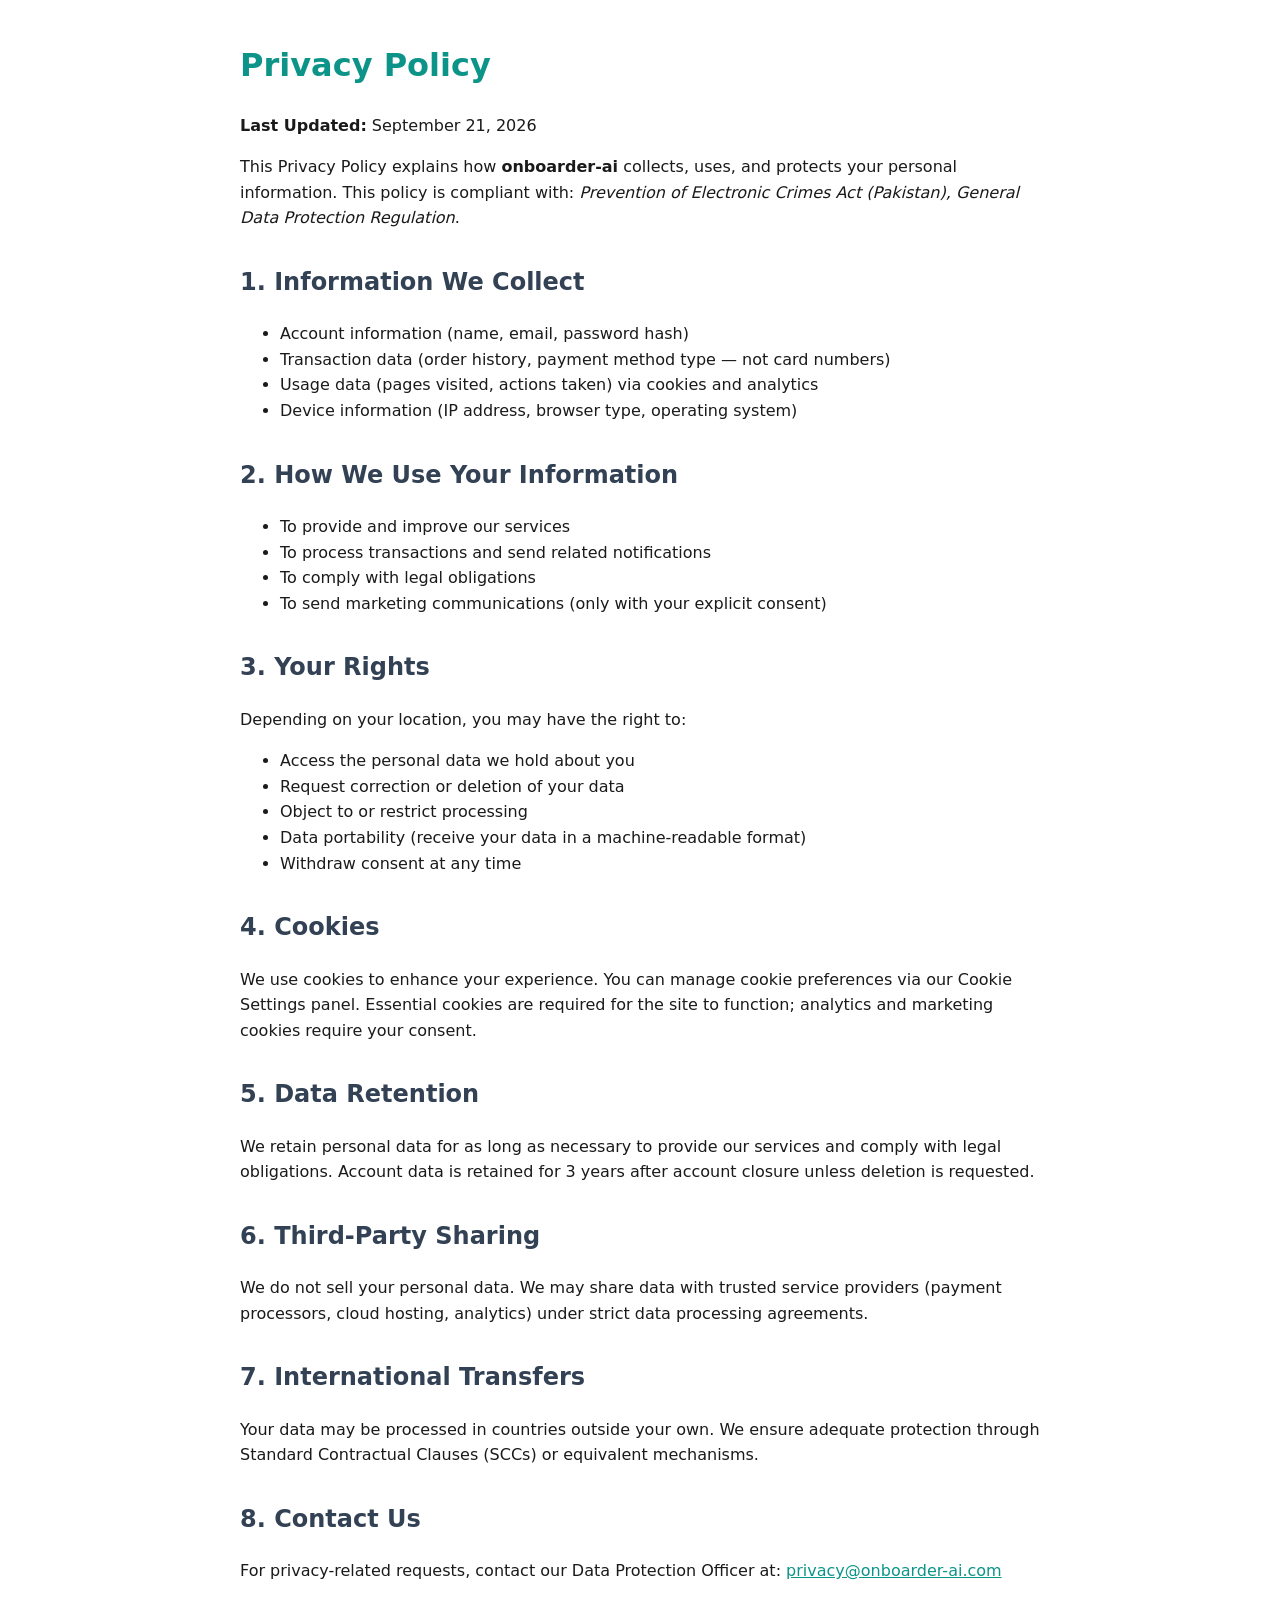
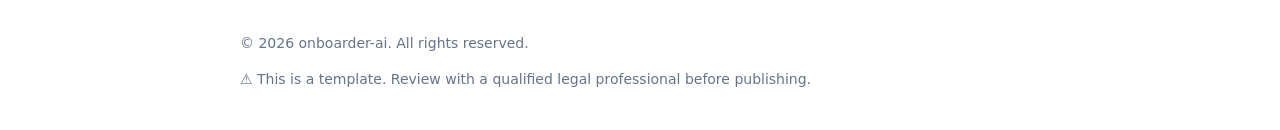
<file: privacy-policy.html>
<!doctype html>
<html lang="en">
  <head>
    <meta charset="UTF-8" />
    <meta name="viewport" content="width=device-width, initial-scale=1.0" />
    <title>Privacy Policy — onboarder-ai</title>
    <style>
      body {
        font-family: system-ui, sans-serif;
        max-width: 800px;
        margin: 40px auto;
        padding: 0 20px;
        line-height: 1.6;
        color: #1a1a1a;
      }
      h1 {
        color: #0d9488;
      }
      h2 {
        color: #334155;
        margin-top: 2rem;
      }
      a {
        color: #0d9488;
      }
      footer {
        margin-top: 3rem;
        color: #64748b;
        font-size: 0.875rem;
      }
    </style>
  </head>
  <body>
    <h1>Privacy Policy</h1>
    <p><strong>Last Updated:</strong> September 21, 2026</p>
    <p>
      This Privacy Policy explains how <strong>onboarder-ai</strong> collects, uses, and protects
      your personal information. This policy is compliant with:
      <em>Prevention of Electronic Crimes Act (Pakistan), General Data Protection Regulation</em>.
    </p>

    <h2>1. Information We Collect</h2>
    <ul>
      <li>Account information (name, email, password hash)</li>
      <li>Transaction data (order history, payment method type — not card numbers)</li>
      <li>Usage data (pages visited, actions taken) via cookies and analytics</li>
      <li>Device information (IP address, browser type, operating system)</li>
    </ul>

    <h2>2. How We Use Your Information</h2>
    <ul>
      <li>To provide and improve our services</li>
      <li>To process transactions and send related notifications</li>
      <li>To comply with legal obligations</li>
      <li>To send marketing communications (only with your explicit consent)</li>
    </ul>

    <h2>3. Your Rights</h2>
    <p>Depending on your location, you may have the right to:</p>
    <ul>
      <li>Access the personal data we hold about you</li>
      <li>Request correction or deletion of your data</li>
      <li>Object to or restrict processing</li>
      <li>Data portability (receive your data in a machine-readable format)</li>
      <li>Withdraw consent at any time</li>
    </ul>

    <h2>4. Cookies</h2>
    <p>
      We use cookies to enhance your experience. You can manage cookie preferences via our Cookie
      Settings panel. Essential cookies are required for the site to function; analytics and
      marketing cookies require your consent.
    </p>

    <h2>5. Data Retention</h2>
    <p>
      We retain personal data for as long as necessary to provide our services and comply with legal
      obligations. Account data is retained for 3 years after account closure unless deletion is
      requested.
    </p>

    <h2>6. Third-Party Sharing</h2>
    <p>
      We do not sell your personal data. We may share data with trusted service providers (payment
      processors, cloud hosting, analytics) under strict data processing agreements.
    </p>

    <h2>7. International Transfers</h2>
    <p>
      Your data may be processed in countries outside your own. We ensure adequate protection
      through Standard Contractual Clauses (SCCs) or equivalent mechanisms.
    </p>

    <h2>8. Contact Us</h2>
    <p>
      For privacy-related requests, contact our Data Protection Officer at:
      <a href="mailto:privacy@onboarder-ai.com"> privacy@onboarder-ai.com </a>
    </p>

    <footer>
      <p>© 2026 onboarder-ai. All rights reserved.</p>
      <p>⚠️ This is a template. Review with a qualified legal professional before publishing.</p>
    </footer>
  </body>
</html>
</file>
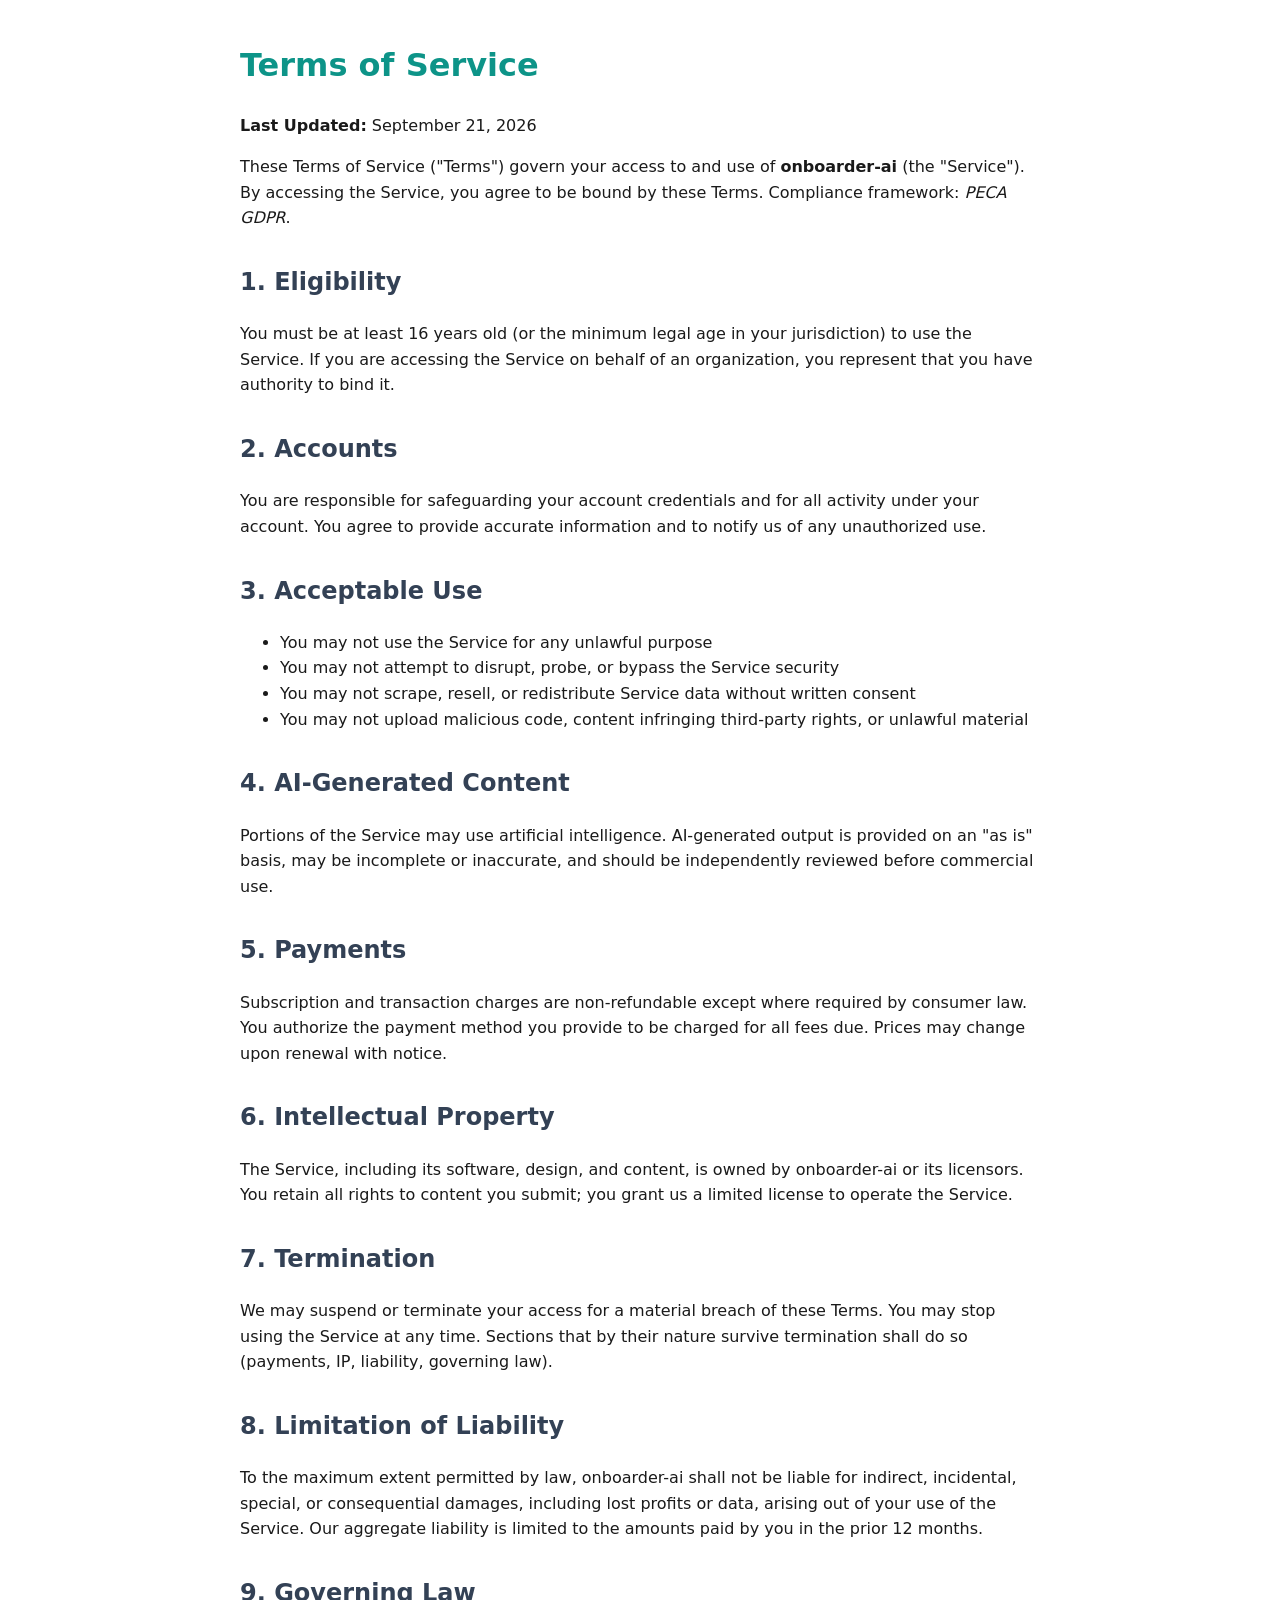
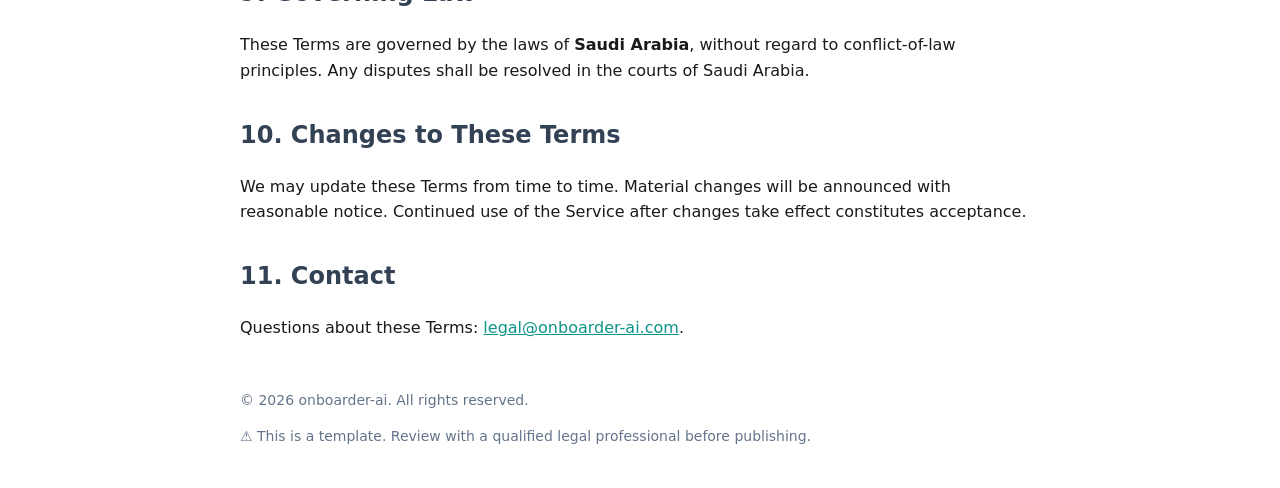
<file: terms-of-service.html>
<!doctype html>
<html lang="en">
  <head>
    <meta charset="UTF-8" />
    <meta name="viewport" content="width=device-width, initial-scale=1.0" />
    <title>Terms of Service — onboarder-ai</title>
    <style>
      body {
        font-family: system-ui, sans-serif;
        max-width: 800px;
        margin: 40px auto;
        padding: 0 20px;
        line-height: 1.6;
        color: #1a1a1a;
      }
      h1 {
        color: #0d9488;
      }
      h2 {
        color: #334155;
        margin-top: 2rem;
      }
      a {
        color: #0d9488;
      }
      footer {
        margin-top: 3rem;
        color: #64748b;
        font-size: 0.875rem;
      }
    </style>
  </head>
  <body>
    <h1>Terms of Service</h1>
    <p><strong>Last Updated:</strong> September 21, 2026</p>
    <p>
      These Terms of Service ("Terms") govern your access to and use of
      <strong>onboarder-ai</strong> (the "Service"). By accessing the Service, you agree to be bound
      by these Terms. Compliance framework: <em>PECA GDPR</em>.
    </p>

    <h2>1. Eligibility</h2>
    <p>
      You must be at least 16 years old (or the minimum legal age in your jurisdiction) to use the
      Service. If you are accessing the Service on behalf of an organization, you represent that you
      have authority to bind it.
    </p>

    <h2>2. Accounts</h2>
    <p>
      You are responsible for safeguarding your account credentials and for all activity under your
      account. You agree to provide accurate information and to notify us of any unauthorized use.
    </p>

    <h2>3. Acceptable Use</h2>
    <ul>
      <li>You may not use the Service for any unlawful purpose</li>
      <li>You may not attempt to disrupt, probe, or bypass the Service security</li>
      <li>You may not scrape, resell, or redistribute Service data without written consent</li>
      <li>
        You may not upload malicious code, content infringing third-party rights, or unlawful
        material
      </li>
    </ul>

    <h2>4. AI-Generated Content</h2>
    <p>
      Portions of the Service may use artificial intelligence. AI-generated output is provided on an
      "as is" basis, may be incomplete or inaccurate, and should be independently reviewed before
      commercial use.
    </p>

    <h2>5. Payments</h2>
    <p>
      Subscription and transaction charges are non-refundable except where required by consumer law.
      You authorize the payment method you provide to be charged for all fees due. Prices may change
      upon renewal with notice.
    </p>

    <h2>6. Intellectual Property</h2>
    <p>
      The Service, including its software, design, and content, is owned by onboarder-ai or its
      licensors. You retain all rights to content you submit; you grant us a limited license to
      operate the Service.
    </p>

    <h2>7. Termination</h2>
    <p>
      We may suspend or terminate your access for a material breach of these Terms. You may stop
      using the Service at any time. Sections that by their nature survive termination shall do so
      (payments, IP, liability, governing law).
    </p>

    <h2>8. Limitation of Liability</h2>
    <p>
      To the maximum extent permitted by law, onboarder-ai shall not be liable for indirect,
      incidental, special, or consequential damages, including lost profits or data, arising out of
      your use of the Service. Our aggregate liability is limited to the amounts paid by you in the
      prior 12 months.
    </p>

    <h2>9. Governing Law</h2>
    <p>
      These Terms are governed by the laws of <strong>Saudi Arabia</strong>, without regard to
      conflict-of-law principles. Any disputes shall be resolved in the courts of Saudi Arabia.
    </p>

    <h2>10. Changes to These Terms</h2>
    <p>
      We may update these Terms from time to time. Material changes will be announced with
      reasonable notice. Continued use of the Service after changes take effect constitutes
      acceptance.
    </p>

    <h2>11. Contact</h2>
    <p>
      Questions about these Terms:
      <a href="mailto:legal@onboarder-ai.com">legal@onboarder-ai.com</a>.
    </p>

    <footer>
      <p>© 2026 onboarder-ai. All rights reserved.</p>
      <p>⚠️ This is a template. Review with a qualified legal professional before publishing.</p>
    </footer>
  </body>
</html>
</file>
